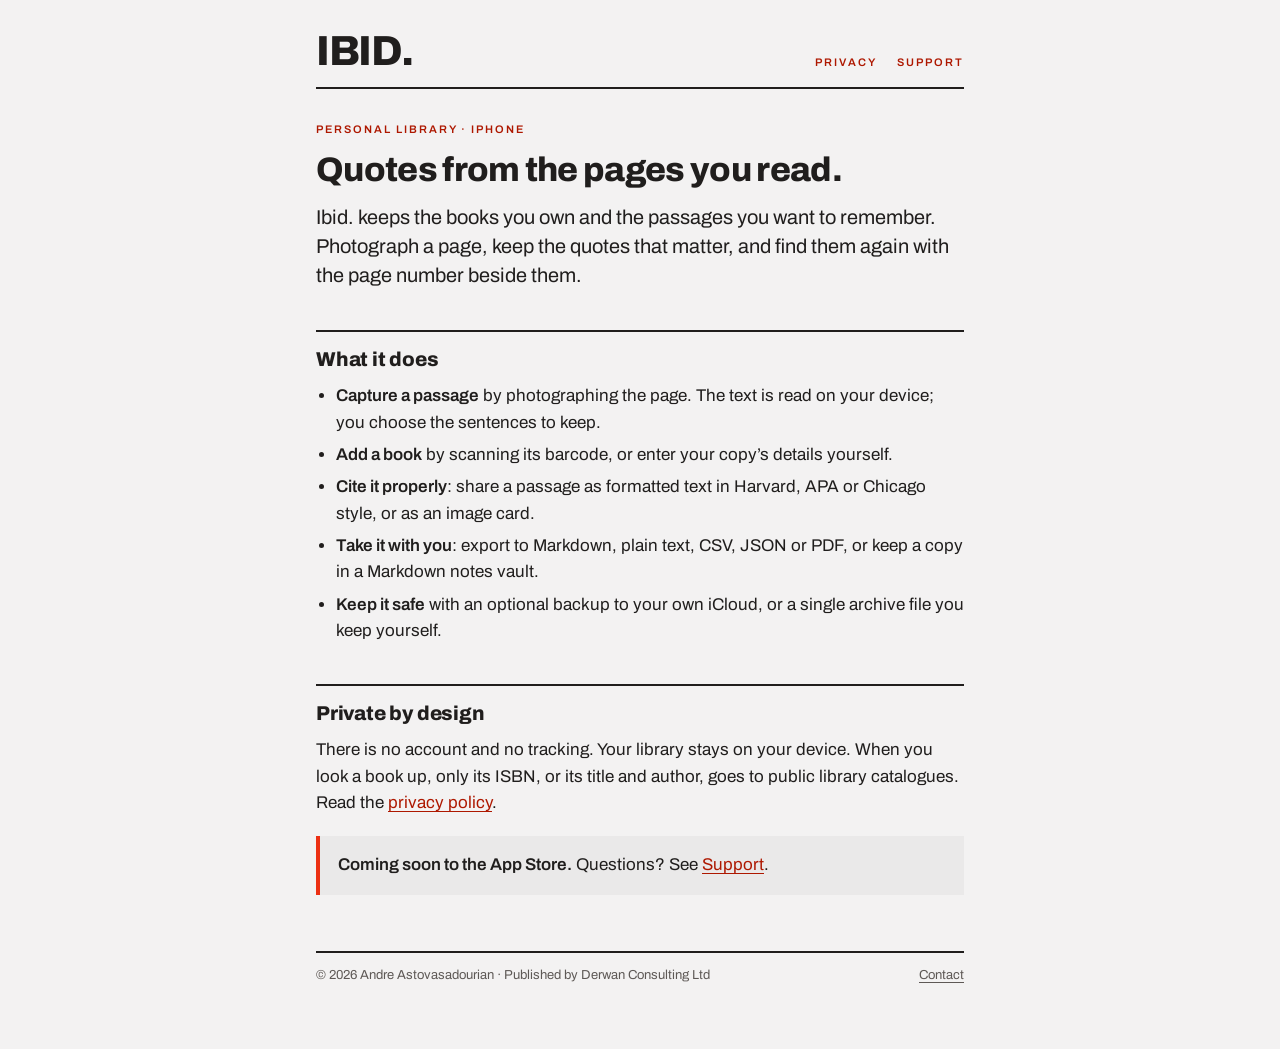
<file: index.html>
<!doctype html>
<html lang="en-GB">
<head>
<meta charset="utf-8">
<meta name="viewport" content="width=device-width, initial-scale=1">
<title>Ibid.</title>
<meta name="description" content="Ibid. is a private reading library for iPhone: keep the passages that matter from the books you own.">
<link rel="stylesheet" href="style.css">
</head>
<body>
<div class="page">
<header class="site">
  <a class="wordmark" href="index.html">IBID.</a>
  <nav class="site" aria-label="Site">
    <a href="privacy/index.html">Privacy</a>
    <a href="support/index.html">Support</a>
  </nav>
</header>
<main>
<p class="kicker">Personal library · iPhone</p>
<h1>Quotes from the pages you read.</h1>
<p class="lede">Ibid. keeps the books you own and the passages you want to remember. Photograph a page, keep the quotes that matter, and find them again with the page number beside them.</p>

<h2>What it does</h2>
<ul>
  <li><strong>Capture a passage</strong> by photographing the page. The text is read on your device; you choose the sentences to keep.</li>
  <li><strong>Add a book</strong> by scanning its barcode, or enter your copy’s details yourself.</li>
  <li><strong>Cite it properly</strong>: share a passage as formatted text in Harvard, APA or Chicago style, or as an image card.</li>
  <li><strong>Take it with you</strong>: export to Markdown, plain text, CSV, JSON or PDF, or keep a copy in a Markdown notes vault.</li>
  <li><strong>Keep it safe</strong> with an optional backup to your own iCloud, or a single archive file you keep yourself.</li>
</ul>

<h2>Private by design</h2>
<p>There is no account and no tracking. Your library stays on your device. When you look a book up, only its ISBN, or its title and author, goes to public library catalogues. Read the <a href="privacy/index.html">privacy policy</a>.</p>

<div class="panel">
  <p><strong>Coming soon to the App Store.</strong> Questions? See <a href="support/index.html#contact">Support</a>.</p>
</div>
</main>
<footer class="site">
  <span>© 2026 Andre Astovasadourian · Published by Derwan Consulting Ltd</span>
  <a href="support/index.html#contact">Contact</a>
</footer>
</div>
</body>
</html>
</file>
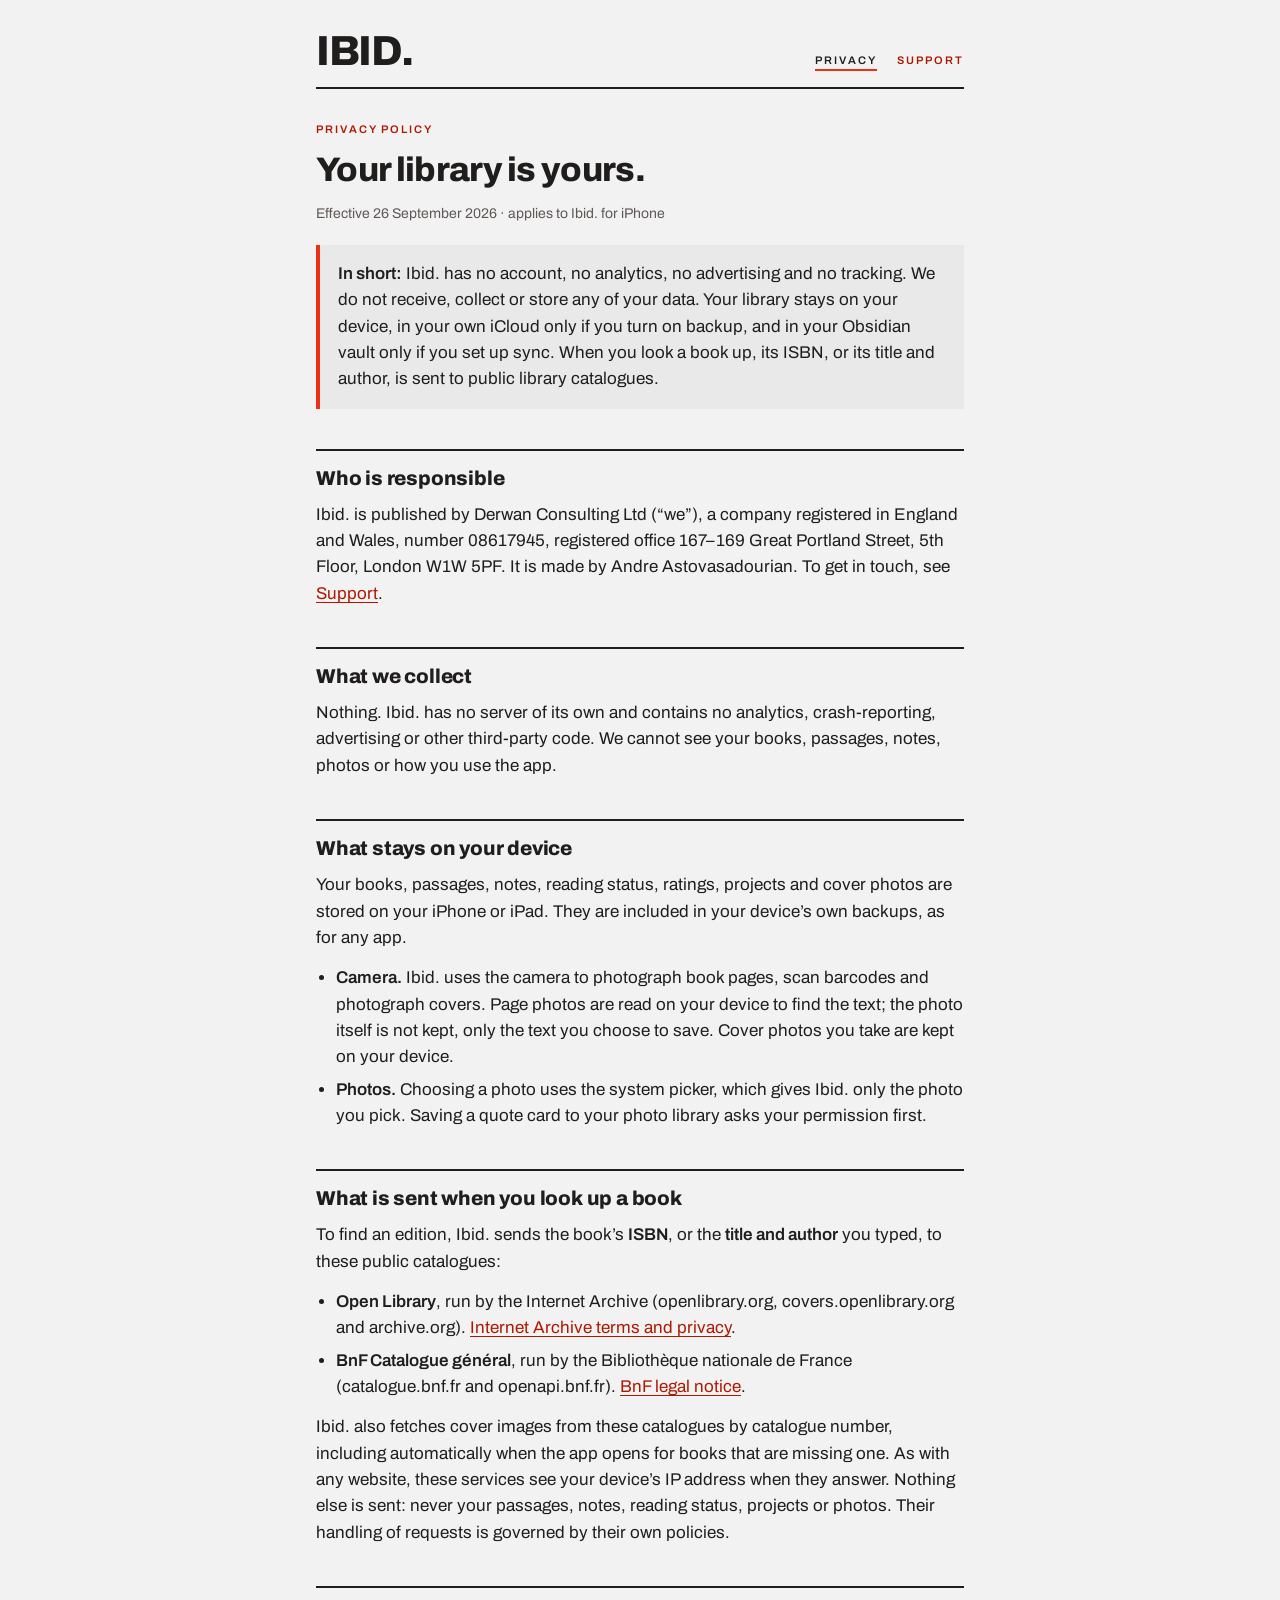
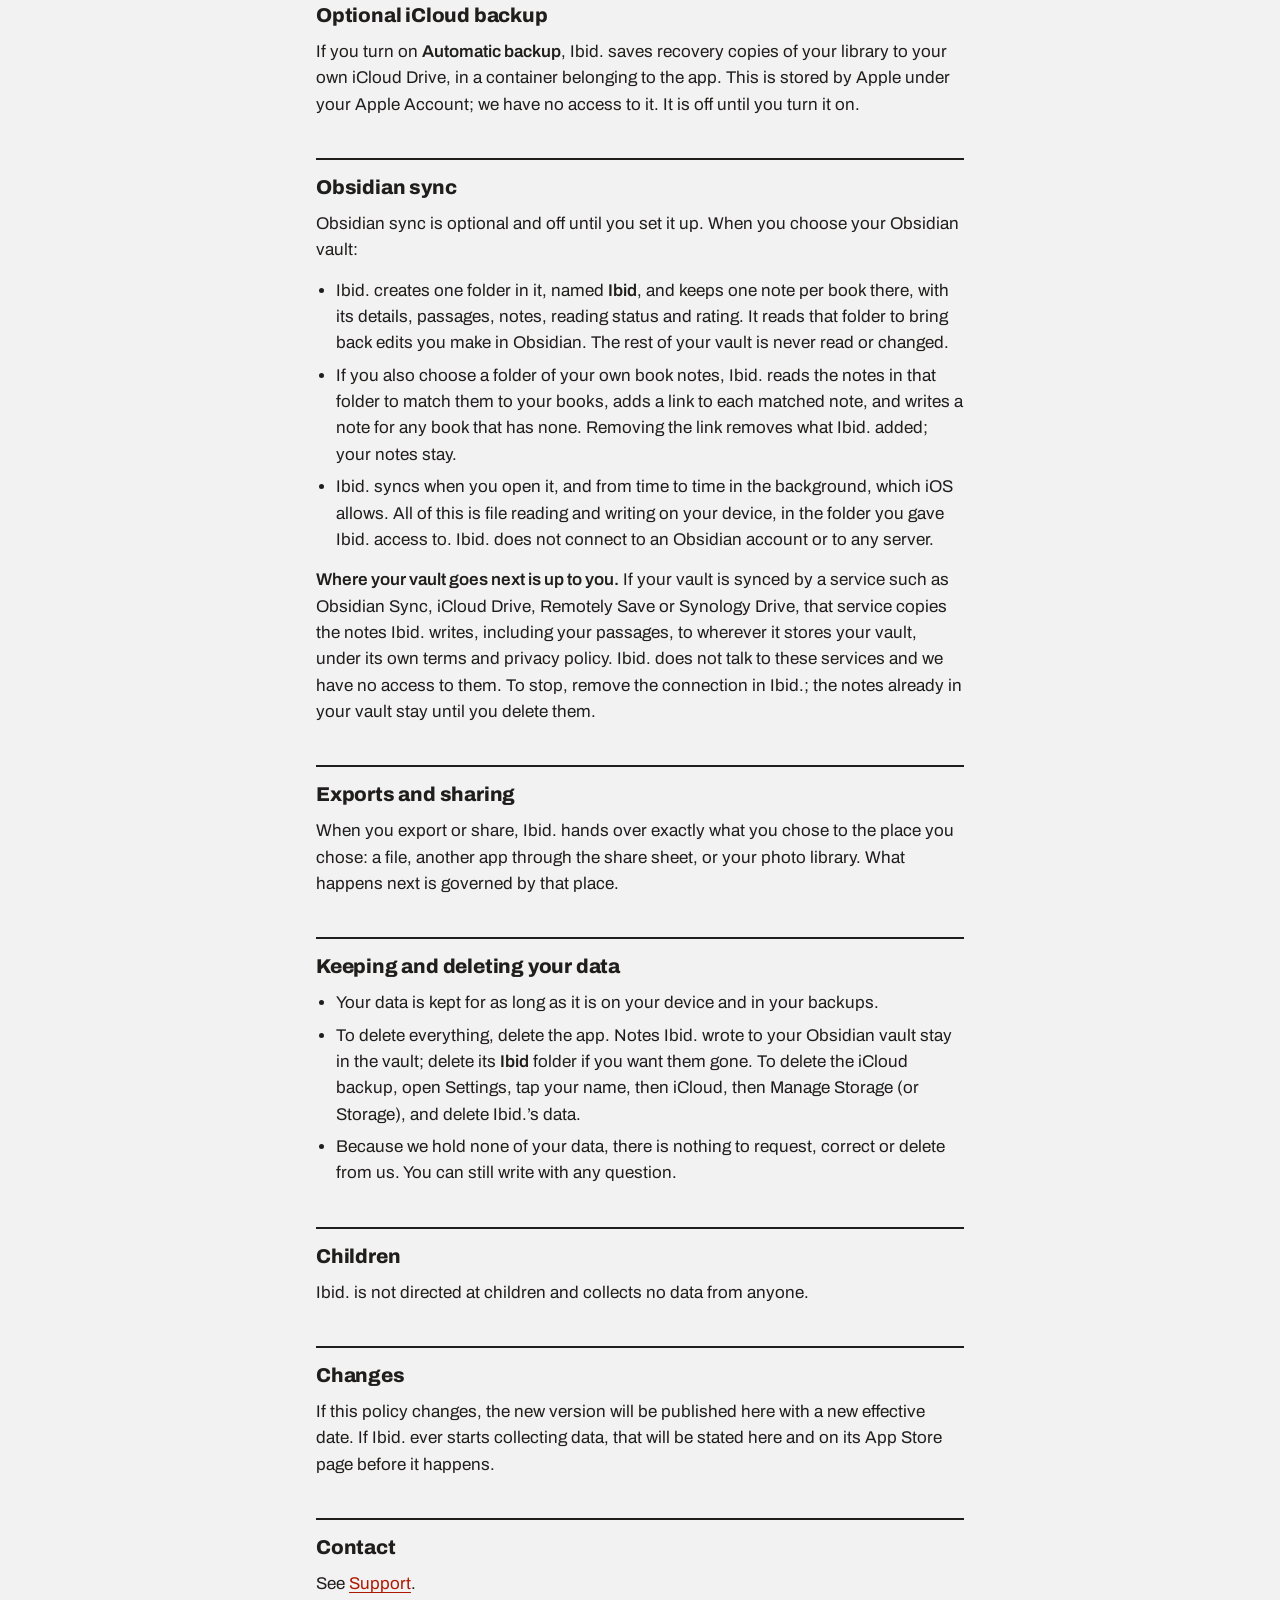
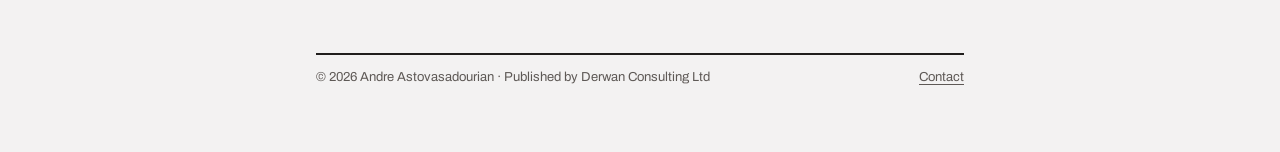
<file: privacy/index.html>
<!doctype html>
<html lang="en-GB">
<head>
<meta charset="utf-8">
<meta name="viewport" content="width=device-width, initial-scale=1">
<title>Ibid. Privacy</title>
<meta name="description" content="Privacy policy for Ibid., the private reading library for iPhone.">
<link rel="stylesheet" href="../style.css">
</head>
<body>
<div class="page">
<header class="site">
  <a class="wordmark" href="../index.html">IBID.</a>
  <nav class="site" aria-label="Site">
    <a href="../privacy/index.html" aria-current="page">Privacy</a>
    <a href="../support/index.html">Support</a>
  </nav>
</header>
<main>
<p class="kicker">Privacy policy</p>
<h1>Your library is yours.</h1>
<p class="meta">Effective 26 September 2026 · applies to Ibid. for iPhone</p>

<div class="panel">
  <p><strong>In short:</strong> Ibid. has no account, no analytics, no advertising and no tracking. We do not receive, collect or store any of your data. Your library stays on your device, in your own iCloud only if you turn on backup, and in your Obsidian vault only if you set up sync. When you look a book up, its ISBN, or its title and author, is sent to public library catalogues.</p>
</div>

<h2>Who is responsible</h2>
<p>Ibid. is published by Derwan Consulting Ltd (“we”), a company registered in England and Wales, number 08617945, registered office 167–169 Great Portland Street, 5th Floor, London W1W 5PF. It is made by Andre Astovasadourian. To get in touch, see <a href="../support/index.html#contact">Support</a>.</p>

<h2>What we collect</h2>
<p>Nothing. Ibid. has no server of its own and contains no analytics, crash-reporting, advertising or other third-party code. We cannot see your books, passages, notes, photos or how you use the app.</p>

<h2>What stays on your device</h2>
<p>Your books, passages, notes, reading status, ratings, projects and cover photos are stored on your iPhone or iPad. They are included in your device’s own backups, as for any app.</p>
<ul>
  <li><strong>Camera.</strong> Ibid. uses the camera to photograph book pages, scan barcodes and photograph covers. Page photos are read on your device to find the text; the photo itself is not kept, only the text you choose to save. Cover photos you take are kept on your device.</li>
  <li><strong>Photos.</strong> Choosing a photo uses the system picker, which gives Ibid. only the photo you pick. Saving a quote card to your photo library asks your permission first.</li>
</ul>

<h2>What is sent when you look up a book</h2>
<p>To find an edition, Ibid. sends the book’s <strong>ISBN</strong>, or the <strong>title and author</strong> you typed, to these public catalogues:</p>
<ul>
  <li><strong>Open Library</strong>, run by the Internet Archive (openlibrary.org, covers.openlibrary.org and archive.org). <a href="https://archive.org/about/terms">Internet Archive terms and privacy</a>.</li>
  <li><strong>BnF Catalogue général</strong>, run by the Bibliothèque nationale de France (catalogue.bnf.fr and openapi.bnf.fr). <a href="https://www.bnf.fr/fr/mentions-legales">BnF legal notice</a>.</li>
</ul>
<p>Ibid. also fetches cover images from these catalogues by catalogue number, including automatically when the app opens for books that are missing one. As with any website, these services see your device’s IP address when they answer. Nothing else is sent: never your passages, notes, reading status, projects or photos. Their handling of requests is governed by their own policies.</p>

<h2>Optional iCloud backup</h2>
<p>If you turn on <strong>Automatic backup</strong>, Ibid. saves recovery copies of your library to your own iCloud Drive, in a container belonging to the app. This is stored by Apple under your Apple Account; we have no access to it. It is off until you turn it on.</p>

<h2>Obsidian sync</h2>
<p>Obsidian sync is optional and off until you set it up. When you choose your Obsidian vault:</p>
<ul>
  <li>Ibid. creates one folder in it, named <strong>Ibid</strong>, and keeps one note per book there, with its details, passages, notes, reading status and rating. It reads that folder to bring back edits you make in Obsidian. The rest of your vault is never read or changed.</li>
  <li>If you also choose a folder of your own book notes, Ibid. reads the notes in that folder to match them to your books, adds a link to each matched note, and writes a note for any book that has none. Removing the link removes what Ibid. added; your notes stay.</li>
  <li>Ibid. syncs when you open it, and from time to time in the background, which iOS allows. All of this is file reading and writing on your device, in the folder you gave Ibid. access to. Ibid. does not connect to an Obsidian account or to any server.</li>
</ul>
<p><strong>Where your vault goes next is up to you.</strong> If your vault is synced by a service such as Obsidian Sync, iCloud Drive, Remotely Save or Synology Drive, that service copies the notes Ibid. writes, including your passages, to wherever it stores your vault, under its own terms and privacy policy. Ibid. does not talk to these services and we have no access to them. To stop, remove the connection in Ibid.; the notes already in your vault stay until you delete them.</p>

<h2>Exports and sharing</h2>
<p>When you export or share, Ibid. hands over exactly what you chose to the place you chose: a file, another app through the share sheet, or your photo library. What happens next is governed by that place.</p>

<h2>Keeping and deleting your data</h2>
<ul>
  <li>Your data is kept for as long as it is on your device and in your backups.</li>
  <li>To delete everything, delete the app. Notes Ibid. wrote to your Obsidian vault stay in the vault; delete its <strong>Ibid</strong> folder if you want them gone. To delete the iCloud backup, open Settings, tap your name, then iCloud, then Manage Storage (or Storage), and delete Ibid.’s data.</li>
  <li>Because we hold none of your data, there is nothing to request, correct or delete from us. You can still write with any question.</li>
</ul>

<h2>Children</h2>
<p>Ibid. is not directed at children and collects no data from anyone.</p>

<h2>Changes</h2>
<p>If this policy changes, the new version will be published here with a new effective date. If Ibid. ever starts collecting data, that will be stated here and on its App Store page before it happens.</p>

<h2>Contact</h2>
<p>See <a href="../support/index.html#contact">Support</a>.</p>
</main>
<footer class="site">
  <span>© 2026 Andre Astovasadourian · Published by Derwan Consulting Ltd</span>
  <a href="../support/index.html#contact">Contact</a>
</footer>
</div>
</body>
</html>
</file>
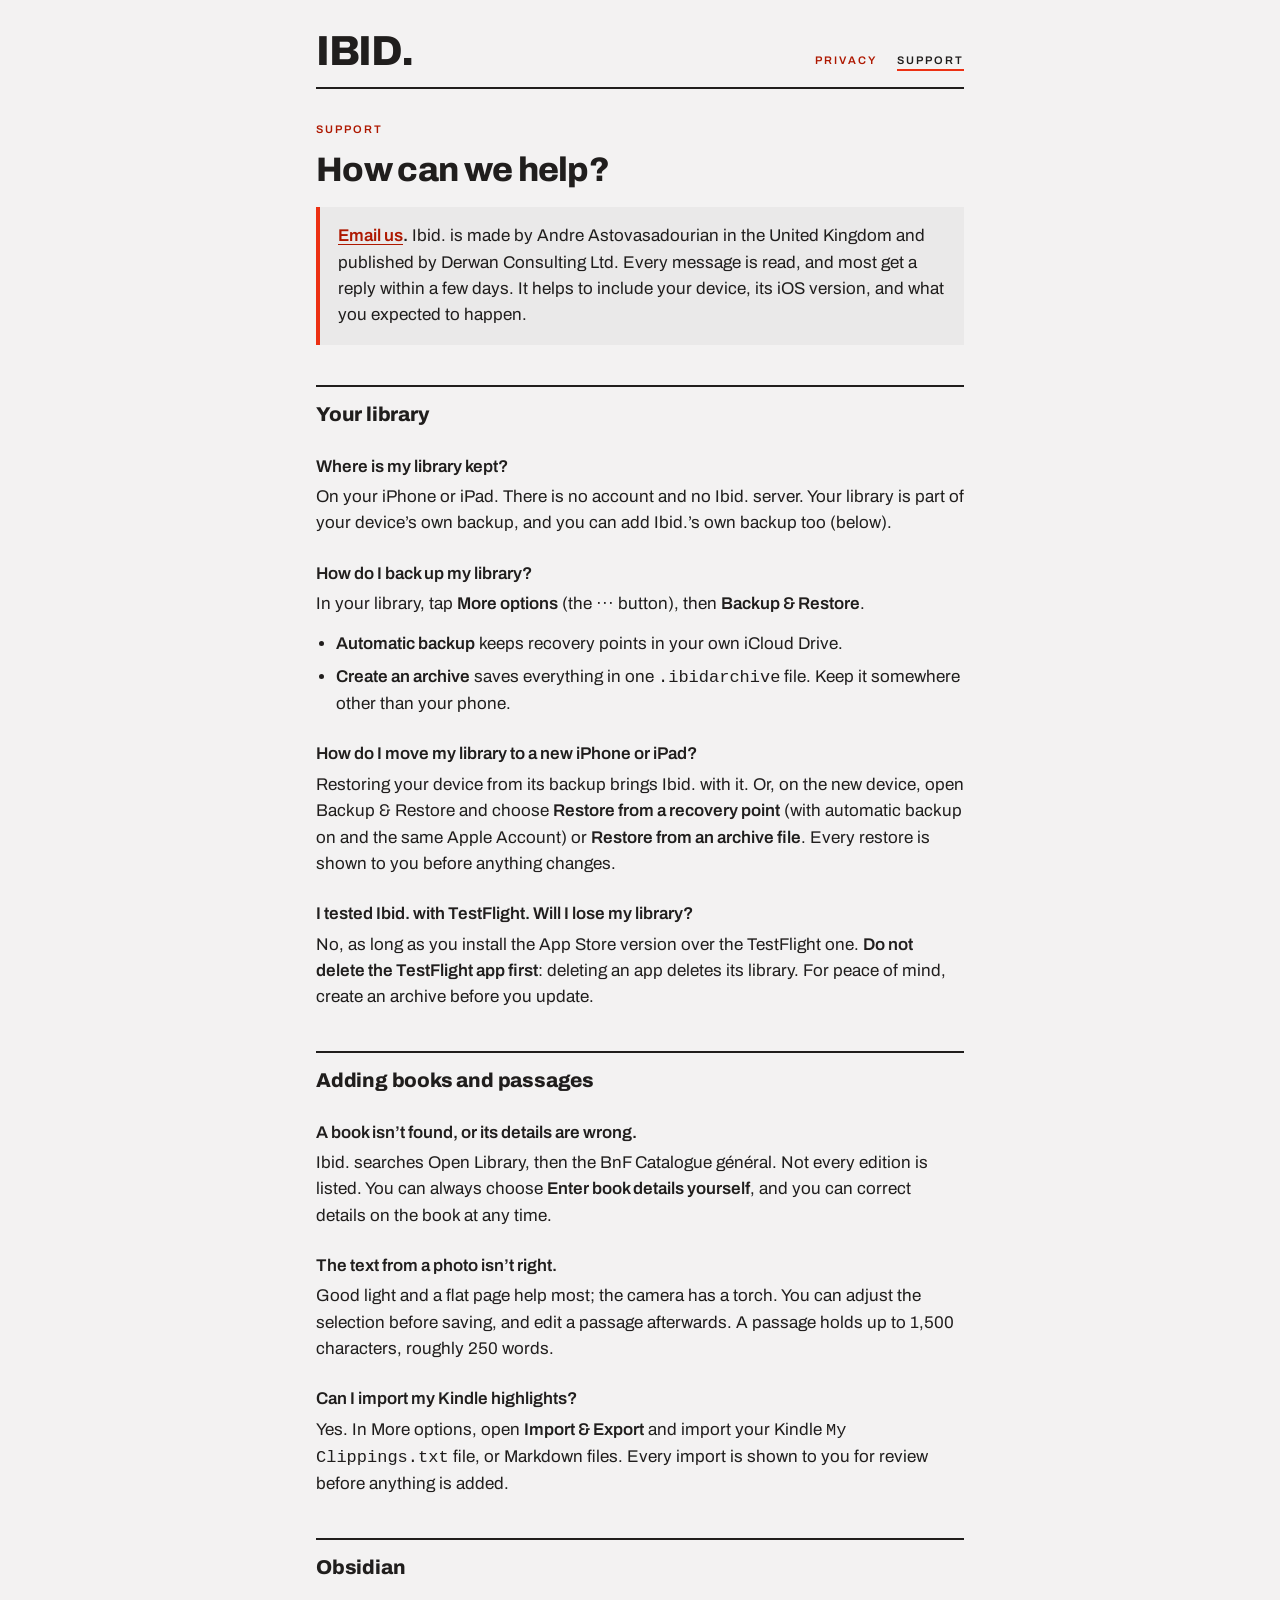
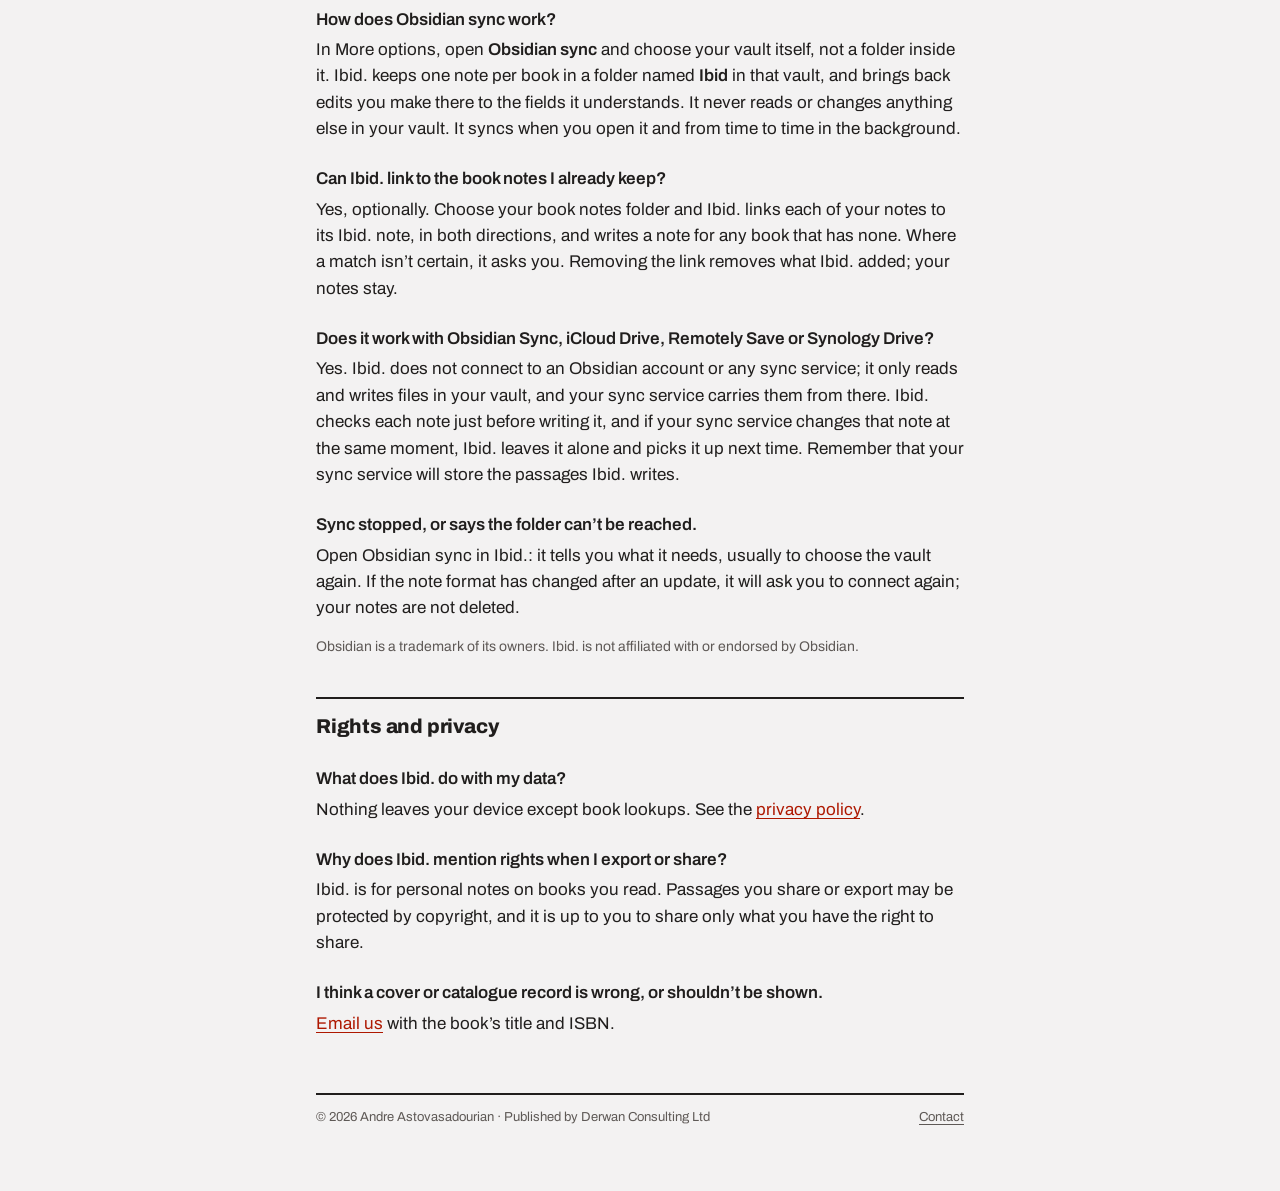
<file: support/index.html>
<!doctype html>
<html lang="en-GB">
<head>
<meta charset="utf-8">
<meta name="viewport" content="width=device-width, initial-scale=1">
<title>Ibid. Support</title>
<meta name="description" content="Help and contact for Ibid., the private reading library for iPhone.">
<link rel="stylesheet" href="../style.css">
</head>
<body>
<div class="page">
<header class="site">
  <a class="wordmark" href="../index.html">IBID.</a>
  <nav class="site" aria-label="Site">
    <a href="../privacy/index.html">Privacy</a>
    <a href="../support/index.html" aria-current="page">Support</a>
  </nav>
</header>
<main>
<p class="kicker">Support</p>
<h1>How can we help?</h1>

<div class="panel" id="contact">
  <p><strong><a href="#contact" data-mail="ibid|derwan.co.uk">Email us</a>.</strong> Ibid. is made by Andre Astovasadourian in the United Kingdom and published by Derwan Consulting Ltd. Every message is read, and most get a reply within a few days. It helps to include your device, its iOS version, and what you expected to happen.</p>
</div>

<h2>Your library</h2>

<h3>Where is my library kept?</h3>
<p>On your iPhone or iPad. There is no account and no Ibid. server. Your library is part of your device’s own backup, and you can add Ibid.’s own backup too (below).</p>

<h3>How do I back up my library?</h3>
<p>In your library, tap <strong>More options</strong> (the ··· button), then <strong>Backup &amp; Restore</strong>.</p>
<ul>
  <li><strong>Automatic backup</strong> keeps recovery points in your own iCloud Drive.</li>
  <li><strong>Create an archive</strong> saves everything in one <code>.ibidarchive</code> file. Keep it somewhere other than your phone.</li>
</ul>

<h3>How do I move my library to a new iPhone or iPad?</h3>
<p>Restoring your device from its backup brings Ibid. with it. Or, on the new device, open Backup &amp; Restore and choose <strong>Restore from a recovery point</strong> (with automatic backup on and the same Apple Account) or <strong>Restore from an archive file</strong>. Every restore is shown to you before anything changes.</p>

<h3>I tested Ibid. with TestFlight. Will I lose my library?</h3>
<p>No, as long as you install the App Store version over the TestFlight one. <strong>Do not delete the TestFlight app first</strong>: deleting an app deletes its library. For peace of mind, create an archive before you update.</p>

<h2>Adding books and passages</h2>

<h3>A book isn’t found, or its details are wrong.</h3>
<p>Ibid. searches Open Library, then the BnF Catalogue général. Not every edition is listed. You can always choose <strong>Enter book details yourself</strong>, and you can correct details on the book at any time.</p>

<h3>The text from a photo isn’t right.</h3>
<p>Good light and a flat page help most; the camera has a torch. You can adjust the selection before saving, and edit a passage afterwards. A passage holds up to 1,500 characters, roughly 250 words.</p>

<h3>Can I import my Kindle highlights?</h3>
<p>Yes. In More options, open <strong>Import &amp; Export</strong> and import your Kindle <code>My Clippings.txt</code> file, or Markdown files. Every import is shown to you for review before anything is added.</p>

<h2>Obsidian</h2>

<h3>How does Obsidian sync work?</h3>
<p>In More options, open <strong>Obsidian sync</strong> and choose your vault itself, not a folder inside it. Ibid. keeps one note per book in a folder named <strong>Ibid</strong> in that vault, and brings back edits you make there to the fields it understands. It never reads or changes anything else in your vault. It syncs when you open it and from time to time in the background.</p>

<h3>Can Ibid. link to the book notes I already keep?</h3>
<p>Yes, optionally. Choose your book notes folder and Ibid. links each of your notes to its Ibid. note, in both directions, and writes a note for any book that has none. Where a match isn’t certain, it asks you. Removing the link removes what Ibid. added; your notes stay.</p>

<h3>Does it work with Obsidian Sync, iCloud Drive, Remotely Save or Synology Drive?</h3>
<p>Yes. Ibid. does not connect to an Obsidian account or any sync service; it only reads and writes files in your vault, and your sync service carries them from there. Ibid. checks each note just before writing it, and if your sync service changes that note at the same moment, Ibid. leaves it alone and picks it up next time. Remember that your sync service will store the passages Ibid. writes.</p>

<h3>Sync stopped, or says the folder can’t be reached.</h3>
<p>Open Obsidian sync in Ibid.: it tells you what it needs, usually to choose the vault again. If the note format has changed after an update, it will ask you to connect again; your notes are not deleted.</p>

<p class="meta">Obsidian is a trademark of its owners. Ibid. is not affiliated with or endorsed by Obsidian.</p>

<h2>Rights and privacy</h2>

<h3>What does Ibid. do with my data?</h3>
<p>Nothing leaves your device except book lookups. See the <a href="../privacy/index.html">privacy policy</a>.</p>

<h3>Why does Ibid. mention rights when I export or share?</h3>
<p>Ibid. is for personal notes on books you read. Passages you share or export may be protected by copyright, and it is up to you to share only what you have the right to share.</p>

<h3>I think a cover or catalogue record is wrong, or shouldn’t be shown.</h3>
<p><a href="#contact" data-mail="ibid|derwan.co.uk">Email us</a> with the book’s title and ISBN.</p>
</main>
<footer class="site">
  <span>© 2026 Andre Astovasadourian · Published by Derwan Consulting Ltd</span>
  <a href="#contact">Contact</a>
</footer>
</div>
<script>
// The address is never shown or written into the page; it is assembled only
// when a reader taps the link, to keep it from address harvesters.
for (const a of document.querySelectorAll("a[data-mail]")) {
  a.addEventListener("click", (event) => {
    event.preventDefault();
    const [user, domain] = a.dataset.mail.split("|");
    window.location.href = "mailto:" + user + "@" + domain;
  });
}
</script>
</body>
</html>
</file>
<file: style.css>
@font-face { font-family: Archivo; src: url(/fonts/Archivo-Regular.ttf) format("truetype"); font-weight: 400; font-style: normal; font-display: swap; }
@font-face { font-family: Archivo; src: url(/fonts/Archivo-Italic.ttf) format("truetype"); font-weight: 400; font-style: italic; font-display: swap; }
@font-face { font-family: Archivo; src: url(/fonts/Archivo-SemiBold.ttf) format("truetype"); font-weight: 600; font-display: swap; }
@font-face { font-family: Archivo; src: url(/fonts/Archivo-ExtraBold.ttf) format("truetype"); font-weight: 800; font-display: swap; }

:root {
  --bg: #F3F2F2;
  --surface: #EAE9E9;
  --ink: #201E1D;
  --muted: #5E5956;
  --accent: #EC3013;
  --accent-text: #AE1800;
  color-scheme: light;
}

* { box-sizing: border-box; border-radius: 0; }

html { -webkit-text-size-adjust: 100%; }

body {
  margin: 0;
  background: var(--bg);
  color: var(--ink);
  font-family: Archivo, -apple-system, "Helvetica Neue", Arial, sans-serif;
  font-size: 17px;
  line-height: 1.55;
}

.page { max-width: 680px; margin: 0 auto; padding: 32px 16px 64px; }

header.site { border-bottom: 2px solid var(--ink); padding-bottom: 16px; margin-bottom: 32px; display: flex; align-items: flex-end; justify-content: space-between; gap: 16px; flex-wrap: wrap; }
.wordmark { font-weight: 800; font-size: 42px; line-height: 0.92; letter-spacing: -0.03em; color: var(--ink); text-decoration: none; }
nav.site { display: flex; gap: 20px; }
nav.site a, .kicker { font-weight: 600; font-size: 11px; letter-spacing: 0.18em; text-transform: uppercase; color: var(--accent-text); text-decoration: none; }
nav.site a[aria-current="page"] { color: var(--ink); border-bottom: 2px solid var(--accent); }

h1 { font-weight: 800; font-size: 34px; line-height: 1.05; letter-spacing: -0.02em; margin: 8px 0 16px; }
h2 { font-weight: 800; font-size: 20px; letter-spacing: -0.01em; margin: 40px 0 8px; padding-top: 12px; border-top: 2px solid var(--ink); }
h3 { font-weight: 600; font-size: 17px; margin: 24px 0 4px; }
p, ul { margin: 0 0 14px; }
ul { padding-left: 20px; }
li { margin-bottom: 6px; }
a { color: var(--accent-text); text-underline-offset: 3px; }
strong { font-weight: 600; }

.lede { font-size: 20px; line-height: 1.45; }
.meta { color: var(--muted); font-size: 14px; }
.panel { background: var(--surface); border-left: 4px solid var(--accent); padding: 16px 18px; margin: 20px 0; }
.panel p:last-child { margin-bottom: 0; }

footer.site { margin-top: 56px; border-top: 2px solid var(--ink); padding-top: 12px; font-size: 13px; color: var(--muted); display: flex; justify-content: space-between; gap: 12px; flex-wrap: wrap; }
footer.site a { color: var(--muted); }
</file>
